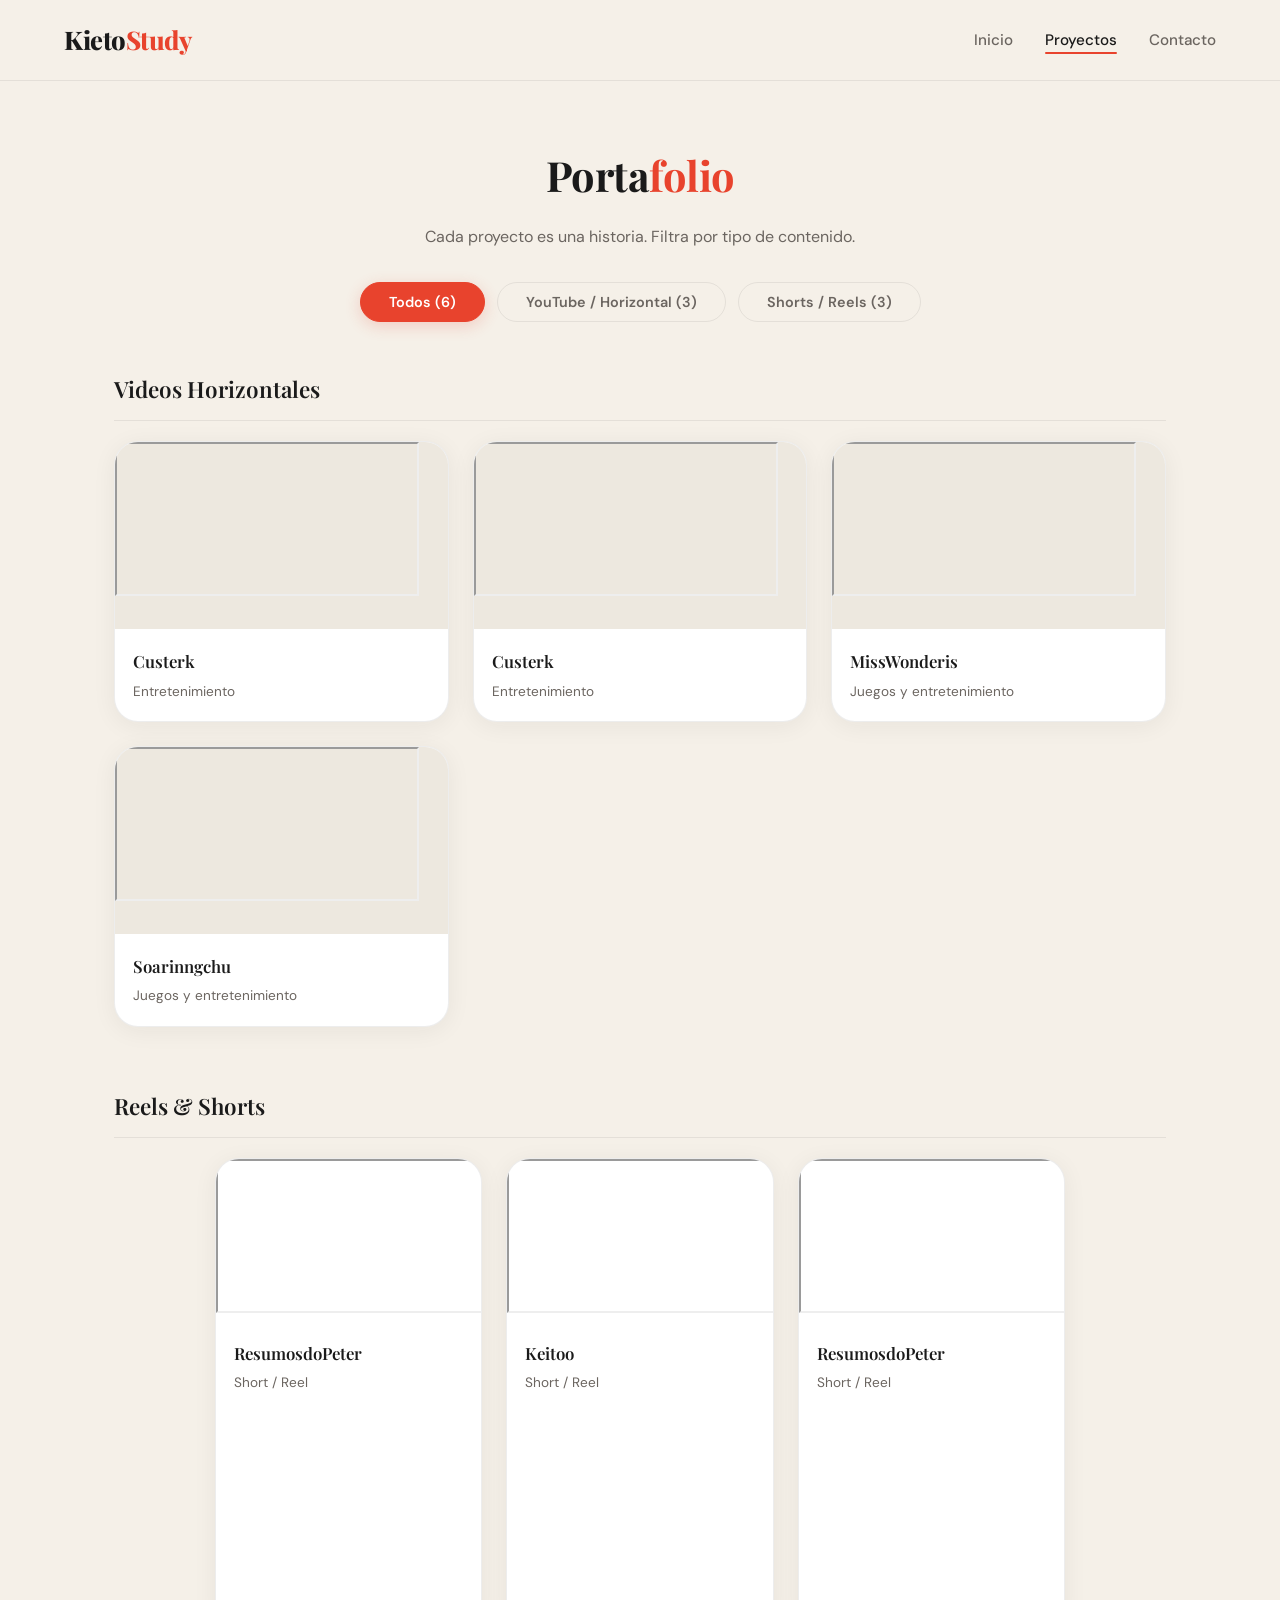
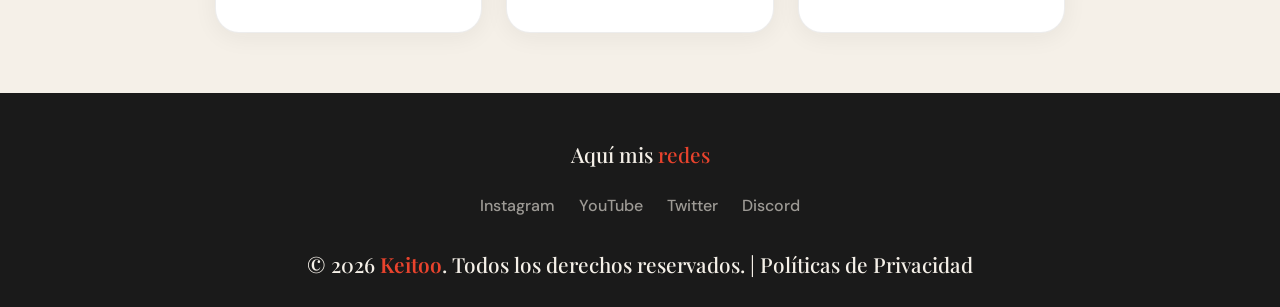
<file: proyectos/index.html>
<!DOCTYPE html>
<html lang="es">

<head>
    <meta charset="UTF-8">
    <meta name="viewport" content="width=device-width, initial-scale=1.0">
    <meta name="description" content="Proyectos de edición de video por Keitoo. Videos horizontales, Shorts y Reels.">
    <title>Proyectos | Keitoo</title>
    <link rel="stylesheet" href="../style.css">
</head>

<body>

    <header>
        <div class="nav-container">
            <div class="logo">Kieto<span>Study</span></div>
            <nav>
                <a href="../">Inicio</a>
                <a href="../proyectos/" class="active">Proyectos</a>
                <a href="../contacto/">Contacto</a>
            </nav>
        </div>
    </header>

    <main class="container">
        <h2 class="titulo-seccion">Porta<span>folio</span></h2>
        <p id="texto-filtro-descripcion">
            Cada proyecto es una historia. Filtra por tipo de contenido.
        </p>

        <div class="filtros-container">
            <button class="btn-filtro activo" onclick="filtrarProyectos('todos')">Todos <span>(6)</span></button>
            <button class="btn-filtro" onclick="filtrarProyectos('largo')">YouTube / Horizontal
                <span>(3)</span></button>
            <button class="btn-filtro" onclick="filtrarProyectos('corto')">Shorts / Reels <span>(3)</span></button>
        </div>

        <div id="seccion-largos" class="seccion-proyectos">
            <h3>Videos Horizontales</h3>
            <div class="portfolio-grid-small">

                <div class="video-card" data-video="aUsq66cv-Zo" data-tipo="largo" onclick="abrirModal(this)">
                    <div class="video-thumbnail">
                        <iframe src="https://www.youtube.com/embed/aUsq66cv-Zo?si=iuWMOdJK8LGBvPpS" title="Documental Corto" allow="accelerometer; encrypted-media; gyroscope; picture-in-picture" allowfullscreen></iframe>
                        <div class="click-overlay"></div>
                    </div>
                    <div class="video-info">
                        <h3>Custerk</h3>
                        <p>Entretenimiento</p>
                    </div>
                </div>

                <div class="video-card" data-video="7z-WV6h-s-M" data-tipo="largo" onclick="abrirModal(this)">
                    <div class="video-thumbnail">
                        <iframe src="https://www.youtube.com/embed/7z-WV6h-s-M?si=D6AiFseAU7RDHgzR" title="Campaña Comercial" allow="accelerometer; encrypted-media; gyroscope; picture-in-picture" allowfullscreen></iframe>
                        <div class="click-overlay"></div>
                    </div>
                    <div class="video-info">
                        <h3>Custerk</h3>
                        <p>Entretenimiento</p>
                    </div>
                </div>

                <div class="video-card" data-video="g8TpFy7Q_a4" data-tipo="largo" onclick="abrirModal(this)">
                    <div class="video-thumbnail">
                        <iframe src="https://www.youtube.com/embed/g8TpFy7Q_a4?si=WcsQGArInY-6WBPz" title="Videoclip Musical" allow="accelerometer; encrypted-media; gyroscope; picture-in-picture" allowfullscreen></iframe>
                        <div class="click-overlay"></div>
                    </div>
                    <div class="video-info">
                        <h3>MissWonderis</h3>
                        <p>Juegos y entretenimiento</p>
                    </div>
                </div>

                <div class="video-card" data-video="YOW6N4ztEwY" data-tipo="largo" onclick="abrirModal(this)">
                    <div class="video-thumbnail">
                        <iframe src="https://www.youtube.com/embed/YOW6N4ztEwY" title="Documental Corto" allow="accelerometer; encrypted-media; gyroscope; picture-in-picture" allowfullscreen></iframe>
                        <div class="click-overlay"></div>
                    </div>
                    <div class="video-info">
                        <h3>Soarinngchu</h3>
                        <p>Juegos y entretenimiento</p>
                    </div>
                </div>
            </div>
        </div>


        <div id="seccion-cortos" class="seccion-proyectos">
            <h3>Reels &amp; Shorts</h3>
            <div class="shorts-grid">

                <div class="short-card" data-video="jFP69qlorCk" data-tipo="corto" onclick="abrirModal(this)">
                    <div class="short-thumbnail">
                        <iframe src="https://www.youtube.com/embed/jFP69qlorCk" title="Short Kreysi" allow="accelerometer; encrypted-media; gyroscope; picture-in-picture" allowfullscreen></iframe>
                        <div class="click-overlay"></div>
                    </div>
                    <div class="video-info">
                        <h3>ResumosdoPeter</h3>
                        <p>Short / Reel</p>
                    </div>
                </div>

                <div class="short-card" data-video="H5xkfvYtDnc" data-tipo="corto" onclick="abrirModal(this)">
                    <div class="short-thumbnail">
                        <iframe src="https://www.youtube.com/embed/H5xkfvYtDnc" title="Short Keitoo" allow="accelerometer; encrypted-media; gyroscope; picture-in-picture" allowfullscreen></iframe>
                        <div class="click-overlay"></div>
                    </div>
                    <div class="video-info">
                        <h3>Keitoo</h3>
                        <p>Short / Reel</p>
                    </div>
                </div>

                

                <div class="short-card" data-video="G3e-cpL7ofc" data-tipo="corto" onclick="abrirModal(this)">
                    <div class="short-thumbnail">
                        <iframe src="https://youtube.com/embed/Q7a1ohNujF0" title="Short Challenger" allow="accelerometer; encrypted-media; gyroscope; picture-in-picture" allowfullscreen></iframe>
                        <div class="click-overlay"></div>
                    </div>
                    <div class="video-info">
                        <h3>ResumosdoPeter</h3>
                        <p>Short / Reel</p>
                    </div>
                </div>

            </div>
        </div>
    </main>

    <footer class="universal-footer">
        <div class="footer-content">
            <p>Aquí mis <span>redes</span></p>
            <div class="footer-socials">
                <a href="https://www.instagram.com/keitoo_tq/" target="_blank" title="Instagram">Instagram</a>
                <a href="https://www.youtube.com/@_Keitoo" target="_blank" title="YouTube">YouTube</a>
                <a href="https://x.com/keitoo__" target="_blank" title="Twitter">Twitter</a>
                <a href="https://discord.gg/qmnj5buH" target="_blank" title="Discord">Discord</a>
            </div>
            <p class="footer-copy">&copy; 2026 <span>Keitoo</span>. Todos los derechos reservados. | Políticas de
                Privacidad</p>
        </div>
    </footer>

    <!-- MODAL DE VIDEO -->
    <div class="modal-overlay" id="videoModal" onclick="cerrarModal(event)">
        <div class="modal-content" id="modalContent">
            <button class="cerrar-modal" onclick="cerrarModal(event)">&times;</button>
            <iframe id="iframeVideo" src="" allow="autoplay; fullscreen" allowfullscreen></iframe>
        </div>
    </div>

    <script>
        // Abrir video en modal flotante
        function abrirModal(elemento) {
            const modal = document.getElementById('videoModal');
            const iframe = document.getElementById('iframeVideo');
            const modalContent = document.getElementById('modalContent');

            const videoId = elemento.getAttribute('data-video');
            const tipo = elemento.getAttribute('data-tipo');

            if (tipo === 'corto') {
                modalContent.classList.add('formato-vertical');
            } else {
                modalContent.classList.remove('formato-vertical');
            }

            iframe.src = "https://www.youtube.com/embed/" + videoId + "?autoplay=1&rel=0";
            modal.classList.add('activo');
            document.body.style.overflow = 'hidden';
        }

        // Cerrar modal
        function cerrarModal(event) {
            if (event.target.id === 'videoModal' || event.target.className === 'cerrar-modal') {
                const modal = document.getElementById('videoModal');
                const iframe = document.getElementById('iframeVideo');

                modal.classList.remove('activo');
                setTimeout(() => {
                    iframe.src = "";
                    document.body.style.overflow = 'auto';
                }, 300);
            }
        }

        // Filtros de categoría
        function filtrarProyectos(categoria) {
            const botones = document.querySelectorAll('.btn-filtro');
            const secLargos = document.getElementById('seccion-largos');
            const secCortos = document.getElementById('seccion-cortos');

            botones.forEach(btn => btn.classList.remove('activo'));
            event.target.classList.add('activo');

            if (categoria === 'todos') {
                secLargos.style.display = 'block';
                secCortos.style.display = 'block';
            } else if (categoria === 'largo') {
                secLargos.style.display = 'block';
                secCortos.style.display = 'none';
            } else if (categoria === 'corto') {
                secLargos.style.display = 'none';
                secCortos.style.display = 'block';
            }
        }
    </script>
</body>

</html>
</file>
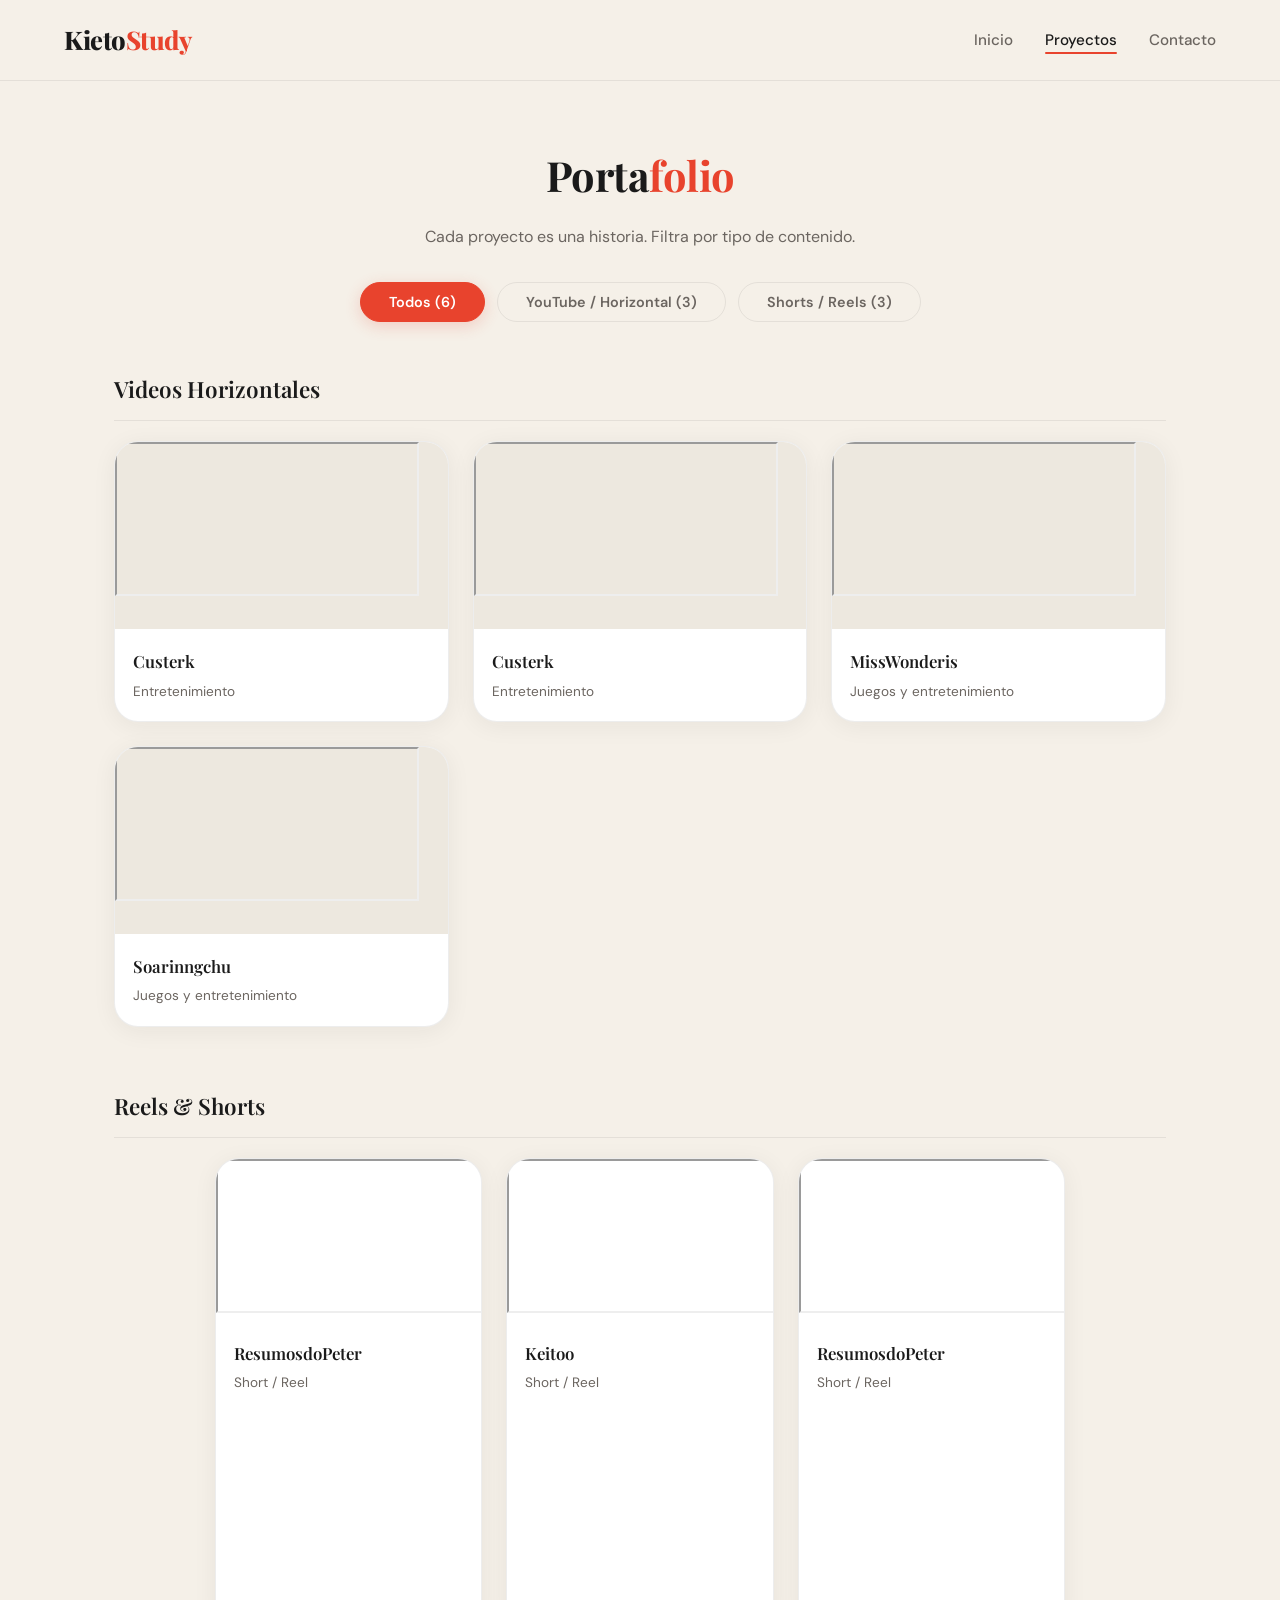
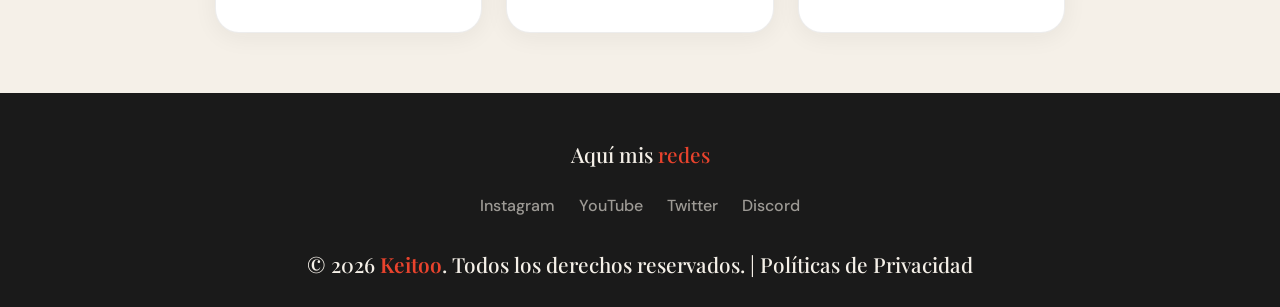
<file: proyectos.html>
<!DOCTYPE html>
<html lang="es">

<head>
    <meta charset="UTF-8">
    <meta name="viewport" content="width=device-width, initial-scale=1.0">
    <meta name="description" content="Proyectos de edición de video por Keitoo. Videos horizontales, Shorts y Reels.">
    <title>Proyectos | Keitoo</title>
    <link rel="stylesheet" href="style.css">
</head>

<body>

    <header>
        <div class="nav-container">
            <div class="logo">Kieto<span>Study</span></div>
            <nav>
                <a href="index.html">Inicio</a>
                <a href="proyectos.html" class="active">Proyectos</a>
                <a href="contacto.html">Contacto</a>
            </nav>
        </div>
    </header>

    <main class="container">
        <h2 class="titulo-seccion">Porta<span>folio</span></h2>
        <p id="texto-filtro-descripcion">
            Cada proyecto es una historia. Filtra por tipo de contenido.
        </p>

        <div class="filtros-container">
            <button class="btn-filtro activo" onclick="filtrarProyectos('todos')">Todos <span>(6)</span></button>
            <button class="btn-filtro" onclick="filtrarProyectos('largo')">YouTube / Horizontal
                <span>(3)</span></button>
            <button class="btn-filtro" onclick="filtrarProyectos('corto')">Shorts / Reels <span>(3)</span></button>
        </div>

        <div id="seccion-largos" class="seccion-proyectos">
            <h3>Videos Horizontales</h3>
            <div class="portfolio-grid-small">

                <div class="video-card" data-video="aUsq66cv-Zo" data-tipo="largo" onclick="abrirModal(this)">
                    <div class="video-thumbnail">
                        <iframe src="https://www.youtube.com/embed/aUsq66cv-Zo?si=iuWMOdJK8LGBvPpS" title="Documental Corto" allow="accelerometer; encrypted-media; gyroscope; picture-in-picture" allowfullscreen></iframe>
                        <div class="click-overlay"></div>
                    </div>
                    <div class="video-info">
                        <h3>Custerk</h3>
                        <p>Entretenimiento</p>
                    </div>
                </div>

                <div class="video-card" data-video="7z-WV6h-s-M" data-tipo="largo" onclick="abrirModal(this)">
                    <div class="video-thumbnail">
                        <iframe src="https://www.youtube.com/embed/7z-WV6h-s-M?si=D6AiFseAU7RDHgzR" title="Campaña Comercial" allow="accelerometer; encrypted-media; gyroscope; picture-in-picture" allowfullscreen></iframe>
                        <div class="click-overlay"></div>
                    </div>
                    <div class="video-info">
                        <h3>Custerk</h3>
                        <p>Entretenimiento</p>
                    </div>
                </div>

                <div class="video-card" data-video="g8TpFy7Q_a4" data-tipo="largo" onclick="abrirModal(this)">
                    <div class="video-thumbnail">
                        <iframe src="https://www.youtube.com/embed/g8TpFy7Q_a4?si=WcsQGArInY-6WBPz" title="Videoclip Musical" allow="accelerometer; encrypted-media; gyroscope; picture-in-picture" allowfullscreen></iframe>
                        <div class="click-overlay"></div>
                    </div>
                    <div class="video-info">
                        <h3>MissWonderis</h3>
                        <p>Juegos y entretenimiento</p>
                    </div>
                </div>

                <div class="video-card" data-video="YOW6N4ztEwY" data-tipo="largo" onclick="abrirModal(this)">
                    <div class="video-thumbnail">
                        <iframe src="https://www.youtube.com/embed/YOW6N4ztEwY" title="Documental Corto" allow="accelerometer; encrypted-media; gyroscope; picture-in-picture" allowfullscreen></iframe>
                        <div class="click-overlay"></div>
                    </div>
                    <div class="video-info">
                        <h3>Soarinngchu</h3>
                        <p>Juegos y entretenimiento</p>
                    </div>
                </div>
            </div>
        </div>


        <div id="seccion-cortos" class="seccion-proyectos">
            <h3>Reels &amp; Shorts</h3>
            <div class="shorts-grid">

                <div class="short-card" data-video="jFP69qlorCk" data-tipo="corto" onclick="abrirModal(this)">
                    <div class="short-thumbnail">
                        <iframe src="https://www.youtube.com/embed/jFP69qlorCk" title="Short Kreysi" allow="accelerometer; encrypted-media; gyroscope; picture-in-picture" allowfullscreen></iframe>
                        <div class="click-overlay"></div>
                    </div>
                    <div class="video-info">
                        <h3>ResumosdoPeter</h3>
                        <p>Short / Reel</p>
                    </div>
                </div>

                <div class="short-card" data-video="H5xkfvYtDnc" data-tipo="corto" onclick="abrirModal(this)">
                    <div class="short-thumbnail">
                        <iframe src="https://www.youtube.com/embed/H5xkfvYtDnc" title="Short Keitoo" allow="accelerometer; encrypted-media; gyroscope; picture-in-picture" allowfullscreen></iframe>
                        <div class="click-overlay"></div>
                    </div>
                    <div class="video-info">
                        <h3>Keitoo</h3>
                        <p>Short / Reel</p>
                    </div>
                </div>

                

                <div class="short-card" data-video="G3e-cpL7ofc" data-tipo="corto" onclick="abrirModal(this)">
                    <div class="short-thumbnail">
                        <iframe src="https://youtube.com/embed/Q7a1ohNujF0" title="Short Challenger" allow="accelerometer; encrypted-media; gyroscope; picture-in-picture" allowfullscreen></iframe>
                        <div class="click-overlay"></div>
                    </div>
                    <div class="video-info">
                        <h3>ResumosdoPeter</h3>
                        <p>Short / Reel</p>
                    </div>
                </div>

            </div>
        </div>
    </main>

    <footer class="universal-footer">
        <div class="footer-content">
            <p>Aquí mis <span>redes</span></p>
            <div class="footer-socials">
                <a href="https://www.instagram.com/keitoo_tq/" target="_blank" title="Instagram">Instagram</a>
                <a href="https://www.youtube.com/@_Keitoo" target="_blank" title="YouTube">YouTube</a>
                <a href="https://x.com/keitoo__" target="_blank" title="Twitter">Twitter</a>
                <a href="https://discord.gg/qmnj5buH" target="_blank" title="Discord">Discord</a>
            </div>
            <p class="footer-copy">&copy; 2026 <span>Keitoo</span>. Todos los derechos reservados. | Políticas de
                Privacidad</p>
        </div>
    </footer>

    <!-- MODAL DE VIDEO -->
    <div class="modal-overlay" id="videoModal" onclick="cerrarModal(event)">
        <div class="modal-content" id="modalContent">
            <button class="cerrar-modal" onclick="cerrarModal(event)">&times;</button>
            <iframe id="iframeVideo" src="" allow="autoplay; fullscreen" allowfullscreen></iframe>
        </div>
    </div>

    <script>
        // Abrir video en modal flotante
        function abrirModal(elemento) {
            const modal = document.getElementById('videoModal');
            const iframe = document.getElementById('iframeVideo');
            const modalContent = document.getElementById('modalContent');

            const videoId = elemento.getAttribute('data-video');
            const tipo = elemento.getAttribute('data-tipo');

            if (tipo === 'corto') {
                modalContent.classList.add('formato-vertical');
            } else {
                modalContent.classList.remove('formato-vertical');
            }

            iframe.src = "https://www.youtube.com/embed/" + videoId + "?autoplay=1&rel=0";
            modal.classList.add('activo');
            document.body.style.overflow = 'hidden';
        }

        // Cerrar modal
        function cerrarModal(event) {
            if (event.target.id === 'videoModal' || event.target.className === 'cerrar-modal') {
                const modal = document.getElementById('videoModal');
                const iframe = document.getElementById('iframeVideo');

                modal.classList.remove('activo');
                setTimeout(() => {
                    iframe.src = "";
                    document.body.style.overflow = 'auto';
                }, 300);
            }
        }

        // Filtros de categoría
        function filtrarProyectos(categoria) {
            const botones = document.querySelectorAll('.btn-filtro');
            const secLargos = document.getElementById('seccion-largos');
            const secCortos = document.getElementById('seccion-cortos');

            botones.forEach(btn => btn.classList.remove('activo'));
            event.target.classList.add('activo');

            if (categoria === 'todos') {
                secLargos.style.display = 'block';
                secCortos.style.display = 'block';
            } else if (categoria === 'largo') {
                secLargos.style.display = 'block';
                secCortos.style.display = 'none';
            } else if (categoria === 'corto') {
                secLargos.style.display = 'none';
                secCortos.style.display = 'block';
            }
        }
    </script>
</body>

</html>
</file>
<file: style.css>
/* ==============================================
   VARIABLES GLOBALES - PALETA CREMA PREMIUM
   ============================================== */
@import url('https://fonts.googleapis.com/css2?family=Playfair+Display:ital,wght@0,400;0,600;0,700;0,800;0,900;1,400&family=DM+Sans:ital,wght@0,300;0,400;0,500;0,600;0,700&display=swap');

:root {
    --fondo-principal: #F5F0E8;
    --fondo-tarjeta: #FFFFFF;
    --fondo-tarjeta-alt: #EDE8DF;
    --texto-principal: #1A1A1A;
    --texto-secundario: #6B6560;
    --acento-rojo: #E8432D;
    --acento-dorado: #C9A84C;
    --acento-rojo-suave: rgba(232, 67, 45, 0.08);
    --acento-dorado-suave: rgba(201, 168, 76, 0.10);
    --borde-sutil: rgba(26, 26, 26, 0.08);
    --sombra-suave: 0 4px 24px rgba(26, 26, 26, 0.06);
    --sombra-elevada: 0 12px 40px rgba(26, 26, 26, 0.10);
    --radio-grande: 24px;
    --radio-medio: 16px;
    --radio-boton: 50px;
    --transicion: all 0.35s cubic-bezier(0.25, 0.8, 0.25, 1);
    --fuente-display: 'Playfair Display', Georgia, serif;
    --fuente-cuerpo: 'DM Sans', 'Segoe UI', sans-serif;
}

/* ==============================================
   RESET Y BASE
   ============================================== */
* {
    margin: 0;
    padding: 0;
    box-sizing: border-box;
}

html {
    scroll-behavior: smooth;
}

body {
    background-color: var(--fondo-principal);
    color: var(--texto-principal);
    font-family: var(--fuente-cuerpo);
    line-height: 1.7;
    padding-top: 80px;
    overflow-x: hidden;
    -webkit-font-smoothing: antialiased;
}

img {
    max-width: 100%;
    display: block;
}

a {
    text-decoration: none;
    color: inherit;
}

/* ==============================================
   NAVEGACIÓN - MENÚ SUPERIOR
   ============================================== */
header {
    background-color: rgba(245, 240, 232, 0.85);
    backdrop-filter: blur(20px);
    -webkit-backdrop-filter: blur(20px);
    border-bottom: 1px solid var(--borde-sutil);
    position: fixed;
    top: 0;
    width: 100%;
    z-index: 1000;
}

.nav-container {
    max-width: 1200px;
    margin: 0 auto;
    display: flex;
    justify-content: space-between;
    align-items: center;
    padding: 18px 24px;
}

.logo {
    font-family: var(--fuente-display);
    font-size: 1.6rem;
    font-weight: 800;
    color: var(--texto-principal);
    letter-spacing: -0.5px;
}

.logo span {
    color: var(--acento-rojo);
}

nav a {
    color: var(--texto-secundario);
    text-decoration: none;
    margin-left: 28px;
    font-weight: 500;
    font-size: 0.95rem;
    transition: var(--transicion);
    position: relative;
}

nav a::after {
    content: '';
    position: absolute;
    bottom: -4px;
    left: 0;
    width: 0;
    height: 2px;
    background: var(--acento-rojo);
    border-radius: 2px;
    transition: width 0.3s ease;
}

nav a:hover::after,
nav a.active::after {
    width: 100%;
}

nav a:hover,
nav a.active {
    color: var(--texto-principal);
}

/* ==============================================
   BOTÓN PRINCIPAL
   ============================================== */
.btn-glow {
    display: inline-block;
    padding: 14px 36px;
    background: var(--acento-rojo);
    color: #FFFFFF;
    border: 2px solid var(--acento-rojo);
    border-radius: var(--radio-boton);
    font-family: var(--fuente-cuerpo);
    font-weight: 600;
    font-size: 0.95rem;
    text-decoration: none;
    text-transform: none;
    letter-spacing: 0.3px;
    box-shadow: 0 4px 16px rgba(232, 67, 45, 0.20);
    transition: var(--transicion);
    cursor: pointer;
}

.btn-glow:hover {
    background: #D13A25;
    border-color: #D13A25;
    color: #FFFFFF;
    transform: translateY(-2px);
    box-shadow: 0 8px 28px rgba(232, 67, 45, 0.30);
}

/* ==============================================
   CONTENEDOR GENERAL
   ============================================== */
.container {
    max-width: 1100px;
    margin: 60px auto;
    padding: 0 24px;
}

/* ==============================================
   TÍTULOS DE SECCIÓN
   ============================================== */
.titulo-seccion {
    font-family: var(--fuente-display);
    font-size: 2.6rem;
    font-weight: 700;
    text-transform: none;
    margin-bottom: 40px;
    text-align: center;
    color: var(--texto-principal);
    letter-spacing: -0.5px;
}

.titulo-seccion span {
    color: var(--acento-rojo);
}

/* ==============================================
   HERO - SECCIÓN PRINCIPAL (INDEX)
   ============================================== */
.seccion-hero {
    position: relative;
    min-height: auto;
    padding: 80px 24px 60px;
    display: flex;
    flex-direction: column;
    align-items: center;
    text-align: center;
    overflow: hidden;
}

.hero-fondo-decorativo {
    position: absolute;
    top: -120px;
    right: -200px;
    width: 600px;
    height: 600px;
    background: radial-gradient(circle, rgba(232, 67, 45, 0.06) 0%, transparent 70%);
    border-radius: 50%;
    pointer-events: none;
    z-index: 0;
}

.hero-titulo-grande {
    font-family: var(--fuente-display);
    font-size: 5rem;
    font-weight: 900;
    line-height: 1.05;
    color: var(--texto-principal);
    margin-bottom: 8px;
    position: relative;
    z-index: 1;
}

.hero-titulo-grande .acento-rojo {
    color: var(--acento-rojo);
}

.hero-subtitulo-editorial {
    font-family: var(--fuente-display);
    font-size: 1.6rem;
    font-weight: 400;
    font-style: italic;
    color: var(--texto-secundario);
    margin-bottom: 40px;
    position: relative;
    z-index: 1;
}

/* ==============================================
   SOBRE MÍ COMPACTO (DENTRO DEL HERO - INDEX)
   ============================================== */
.bloque-presentacion {
    display: flex;
    gap: 48px;
    align-items: flex-start;
    max-width: 960px;
    width: 100%;
    margin: 0 auto 50px;
    text-align: left;
    position: relative;
    z-index: 1;
}

.presentacion-texto {
    flex: 1;
}

.presentacion-saludo {
    font-family: var(--fuente-display);
    font-size: 1.8rem;
    font-weight: 700;
    color: var(--texto-principal);
    margin-bottom: 12px;
}

.presentacion-descripcion {
    font-size: 1.05rem;
    color: var(--texto-secundario);
    line-height: 1.8;
    margin-bottom: 32px;
}

/* ==============================================
   SISTEMA DE SKILLS (BARRAS DE HABILIDADES)
   ============================================== */
.habilidades-contenedor {
    display: flex;
    flex-direction: column;
    gap: 20px;
    max-width: 480px;
}

.habilidad-item {
    display: flex;
    align-items: center;
    gap: 16px;
}

.habilidad-icono {
    width: 48px;
    height: 48px;
    border-radius: var(--radio-medio);
    display: flex;
    align-items: center;
    justify-content: center;
    font-family: var(--fuente-display);
    font-size: 1.1rem;
    font-weight: 800;
    flex-shrink: 0;
    color: #FFFFFF;
}

.habilidad-icono.icono-pr {
    background: linear-gradient(135deg, #00005B, #9999FF);
}

.habilidad-icono.icono-ae {
    background: linear-gradient(135deg, #00005B, #9999FF);
}

.habilidad-icono.icono-ps {
    background: linear-gradient(135deg, #001E36, #31A8FF);
}

.habilidad-info {
    flex: 1;
}

.habilidad-nombre-fila {
    display: flex;
    justify-content: space-between;
    margin-bottom: 6px;
}

.habilidad-nombre {
    font-weight: 600;
    font-size: 0.9rem;
    color: var(--texto-principal);
}

.habilidad-porcentaje {
    font-weight: 700;
    font-size: 0.85rem;
    color: var(--acento-rojo);
}

.habilidad-barra-fondo {
    width: 100%;
    height: 6px;
    background: var(--fondo-tarjeta-alt);
    border-radius: 10px;
    overflow: hidden;
}

.habilidad-barra-progreso {
    height: 100%;
    border-radius: 10px;
    width: 0;
    transition: width 1.5s cubic-bezier(0.1, 1, 0.1, 1);
}

.habilidad-barra-progreso.barra-pr {
    background: linear-gradient(90deg, #E8432D, #C9A84C);
}

.habilidad-barra-progreso.barra-ae {
    background: linear-gradient(90deg, #C9A84C, #E8432D);
}

.habilidad-barra-progreso.barra-ps {
    background: linear-gradient(90deg, #31A8FF, #001E36);
}

/* ==============================================
   VIDEO DE PRESENTACIÓN EMBEBIDO
   ============================================== */
.video-presentacion {
    margin-top: 16px;
    width: 100%;
    max-width: 800px;
    aspect-ratio: 16/9;
    border-radius: var(--radio-grande);
    overflow: hidden;
    box-shadow: var(--sombra-elevada);
    border: 1px solid var(--borde-sutil);
    z-index: 1;
    position: relative;
    transition: var(--transicion);
}

.video-presentacion:hover {
    box-shadow: 0 16px 48px rgba(26, 26, 26, 0.14);
    transform: translateY(-4px);
}

.video-presentacion iframe {
    width: 100%;
    height: 100%;
    border: none;
}

/* ==============================================
   CARRUSEL DE TESTIMONIOS (CLIENTES)
   ============================================== */
.carousel-wrapper {
    width: 100vw;
    position: relative;
    left: 50%;
    right: 50%;
    margin-left: -50vw;
    margin-right: -50vw;
    overflow: hidden;
    background-color: var(--fondo-tarjeta);
    padding: 48px 0;
    border-top: 1px solid var(--borde-sutil);
    border-bottom: 1px solid var(--borde-sutil);
    margin-bottom: 60px;
}

.carousel-track {
    display: flex;
    gap: 28px;
    width: max-content;
    animation: desplazarCarrusel 32s linear infinite;
}

.testimonio-card {
    width: 320px;
    background-color: var(--fondo-principal);
    border: 1px solid var(--borde-sutil);
    border-radius: var(--radio-grande);
    padding: 28px;
    display: flex;
    flex-direction: column;
    gap: 16px;
    transition: var(--transicion);
}

.testimonio-card:hover {
    box-shadow: var(--sombra-suave);
    transform: translateY(-2px);
}

.perfil-testimonio {
    display: flex;
    align-items: center;
    gap: 14px;
}

.perfil-testimonio img {
    width: 48px;
    height: 48px;
    border-radius: 50%;
    object-fit: cover;
    border: 2px solid var(--acento-dorado);
}

.perfil-info h4 {
    font-size: 0.95rem;
    color: var(--texto-principal);
    font-weight: 600;
}

.perfil-info span {
    font-size: 0.8rem;
    color: var(--acento-rojo);
    font-weight: 500;
}

.comentario {
    font-size: 0.9rem;
    color: var(--texto-secundario);
    font-style: italic;
    line-height: 1.6;
}

@keyframes desplazarCarrusel {
    0% { transform: translateX(0); }
    100% { transform: translateX(calc(-350px * 5)); }
}

/* ==============================================
   SECCIÓN DE PROGRAMAS (INDEX)
   ============================================== */
.clientes-section {
    margin-top: 60px;
    margin-bottom: 80px;
}

.clientes-grid {
    display: flex;
    justify-content: center;
    gap: 20px;
    flex-wrap: wrap;
}

.cliente-item {
    display: flex;
    align-items: center;
    justify-content: center;
    gap: 12px;
    width: 220px;
    height: 80px;
    background-color: var(--fondo-tarjeta);
    border-radius: var(--radio-grande);
    border: 1px solid var(--borde-sutil);
    text-decoration: none;
    color: var(--texto-secundario);
    font-weight: 600;
    font-size: 1rem;
    transition: var(--transicion);
    box-shadow: var(--sombra-suave);
}

.cliente-item:hover {
    border-color: var(--acento-dorado);
    color: var(--texto-principal);
    box-shadow: var(--sombra-elevada);
    transform: translateY(-3px);
}

.cliente-nombre {
    font-weight: 600;
    color: var(--texto-secundario);
}

.cliente-item:hover .cliente-nombre {
    color: var(--texto-principal);
}

/* ==============================================
   PROYECTOS - FILTROS
   ============================================== */
.filtros-container {
    display: flex;
    justify-content: center;
    gap: 12px;
    margin-bottom: 48px;
    flex-wrap: wrap;
}

.btn-filtro {
    background: transparent;
    color: var(--texto-secundario);
    border: 1px solid var(--borde-sutil);
    padding: 10px 28px;
    border-radius: var(--radio-boton);
    font-family: var(--fuente-cuerpo);
    font-size: 0.9rem;
    font-weight: 600;
    cursor: pointer;
    transition: var(--transicion);
}

.btn-filtro:hover,
.btn-filtro.activo {
    background: var(--acento-rojo);
    color: #FFFFFF;
    border-color: var(--acento-rojo);
    box-shadow: 0 4px 16px rgba(232, 67, 45, 0.20);
}

/* ==============================================
   PROYECTOS - VIDEOS HORIZONTALES
   ============================================== */
.seccion-proyectos h3 {
    color: var(--texto-principal);
    margin-bottom: 20px;
    font-family: var(--fuente-display);
    font-size: 1.4rem;
    border-bottom: 1px solid var(--borde-sutil);
    padding-bottom: 12px;
    font-weight: 600;
}

.portfolio-grid-small {
    display: grid;
    grid-template-columns: repeat(auto-fit, minmax(260px, 1fr));
    gap: 24px;
    margin-bottom: 60px;
}

.video-card {
    background-color: var(--fondo-tarjeta);
    border-radius: var(--radio-grande);
    border: 1px solid var(--borde-sutil);
    overflow: hidden;
    transition: var(--transicion);
    box-shadow: var(--sombra-suave);
}

.video-card:hover {
    transform: translateY(-4px);
    border-color: var(--acento-dorado);
    box-shadow: var(--sombra-elevada);
}

.video-thumbnail {
    width: 100%;
    aspect-ratio: 16/9;
    background-color: var(--fondo-tarjeta-alt);
    overflow: hidden;
    position: relative;
}

.video-thumbnail img {
    width: 100%;
    height: 100%;
    object-fit: cover;
    transition: var(--transicion);
}

.video-info {
    padding: 18px;
}

.video-info h3 {
    font-family: var(--fuente-display);
    font-size: 1.05rem;
    margin-bottom: 4px;
    font-weight: 600;
    color: var(--texto-principal);
    border: none;
    padding-bottom: 0;
}

.video-info p {
    font-size: 0.85rem;
    color: var(--texto-secundario);
}

/* ==============================================
   PROYECTOS - VIDEOS VERTICALES (SHORTS/REELS)
   ============================================== */
.shorts-grid {
    display: grid;
    grid-template-columns: repeat(3, 1fr);
    gap: 24px;
    max-width: 850px;
    margin: 0 auto;
}

.short-card {
    width: 100%;
    aspect-ratio: 9/16;
    background-color: var(--fondo-tarjeta);
    border-radius: var(--radio-grande);
    overflow: hidden;
    position: relative;
    box-shadow: var(--sombra-suave);
    border: 1px solid var(--borde-sutil);
    transition: var(--transicion);
}

.short-card img {
    width: 100%;
    height: 100%;
    object-fit: cover;
    transition: var(--transicion);
}

.short-card:hover {
    transform: translateY(-4px);
    box-shadow: var(--sombra-elevada);
    border-color: var(--acento-dorado);
}

.short-card:hover img {
    transform: scale(1.04);
    filter: brightness(0.8);
}

/* Nombre del creador en shorts */
.nombre-short {
    position: absolute;
    bottom: 0;
    left: 0;
    right: 0;
    padding: 20px 16px 16px;
    background: linear-gradient(to top, rgba(26, 26, 26, 0.85), transparent);
    z-index: 5;
}

.nombre-short span {
    color: #FFFFFF;
    font-weight: 600;
    font-size: 0.95rem;
}

@media (max-width: 768px) {
    .shorts-grid {
        grid-template-columns: repeat(2, 1fr);
        max-width: 500px;
    }
}

@media (max-width: 480px) {
    .shorts-grid {
        grid-template-columns: 1fr;
        max-width: 280px;
    }
}

/* ==============================================
   ÍCONO PLAY Y OVERLAY
   ============================================== */
.video-card,
.short-card {
    cursor: pointer;
    position: relative;
}

.play-icon {
    position: absolute;
    top: 50%;
    left: 50%;
    transform: translate(-50%, -50%) scale(0.8);
    font-size: 3rem;
    color: rgba(255, 255, 255, 0.9);
    opacity: 0;
    transition: var(--transicion);
    pointer-events: none;
    z-index: 10;
    text-shadow: 0 2px 12px rgba(0,0,0,0.4);
}

.video-thumbnail::after,
.short-card::after {
    content: '';
    position: absolute;
    top: 0;
    left: 0;
    width: 100%;
    height: 100%;
    background: rgba(26, 26, 26, 0.35);
    opacity: 0;
    transition: var(--transicion);
    border-radius: inherit;
}

.video-card:hover .video-thumbnail::after,
.short-card:hover::after {
    opacity: 1;
}

.video-card:hover .play-icon,
.short-card:hover .play-icon {
    opacity: 1;
    transform: translate(-50%, -50%) scale(1);
    color: #FFFFFF;
}

/* ==============================================
   MODAL DE VIDEO FLOTANTE
   ============================================== */
.modal-overlay {
    position: fixed;
    top: 0;
    left: 0;
    width: 100%;
    height: 100%;
    background: rgba(26, 26, 26, 0.85);
    backdrop-filter: blur(16px);
    -webkit-backdrop-filter: blur(16px);
    z-index: 2000;
    display: flex;
    justify-content: center;
    align-items: center;
    opacity: 0;
    visibility: hidden;
    transition: all 0.4s ease;
}

.modal-overlay.activo {
    opacity: 1;
    visibility: visible;
}

.modal-content {
    position: relative;
    width: 90%;
    max-width: 900px;
    aspect-ratio: 16/9;
    background: #1A1A1A;
    border-radius: var(--radio-grande);
    box-shadow: 0 20px 60px rgba(0, 0, 0, 0.5);
    transform: scale(0.95) translateY(20px);
    transition: all 0.4s ease;
}

.modal-overlay.activo .modal-content {
    transform: scale(1) translateY(0);
}

.modal-content.formato-vertical {
    max-width: 400px;
    aspect-ratio: 9/16;
}

.modal-content iframe {
    width: 100%;
    height: 100%;
    border: none;
    border-radius: var(--radio-grande);
}

.cerrar-modal {
    position: absolute;
    top: -48px;
    right: 0;
    color: #FFFFFF;
    font-size: 2.5rem;
    line-height: 1;
    cursor: pointer;
    transition: var(--transicion);
    background: transparent;
    border: none;
}

.cerrar-modal:hover {
    color: var(--acento-rojo);
    transform: scale(1.15);
}

/* ==============================================
   CONTACTO
   ============================================== */
.contacto-wrapper {
    display: grid;
    grid-template-columns: 1fr 1fr;
    gap: 40px;
    background-color: var(--fondo-tarjeta);
    border-radius: var(--radio-grande);
    border: 1px solid var(--borde-sutil);
    padding: 44px;
    box-shadow: var(--sombra-elevada);
}

.contacto-info h3 {
    margin-bottom: 20px;
    color: var(--acento-rojo);
    font-family: var(--fuente-display);
    font-weight: 600;
}

.contacto-info p {
    margin-bottom: 30px;
    color: var(--texto-secundario);
}

.redes-lista {
    display: flex;
    flex-direction: column;
    gap: 16px;
}

.red-item {
    display: flex;
    align-items: center;
    gap: 16px;
    padding: 14px;
    background-color: var(--fondo-principal);
    border-radius: var(--radio-medio);
    border: 1px solid var(--borde-sutil);
    transition: var(--transicion);
    text-decoration: none;
}

.red-item:hover {
    border-color: var(--acento-dorado);
    background-color: var(--acento-dorado-suave);
    transform: translateX(4px);
}

.red-icon {
    font-size: 1.5rem;
}

.red-texto {
    display: flex;
    flex-direction: column;
}

.red-texto strong {
    color: var(--texto-principal);
    font-size: 0.95rem;
}

.red-texto span {
    color: var(--texto-secundario);
    font-size: 0.8rem;
}

.form-group {
    margin-bottom: 18px;
}

.form-control {
    width: 100%;
    padding: 14px 18px;
    background-color: var(--fondo-principal);
    border: 1px solid var(--borde-sutil);
    border-radius: var(--radio-medio);
    color: var(--texto-principal);
    font-family: var(--fuente-cuerpo);
    font-size: 0.95rem;
    transition: var(--transicion);
}

.form-control:focus {
    outline: none;
    border-color: var(--acento-rojo);
    box-shadow: 0 0 0 3px rgba(232, 67, 45, 0.08);
}

.form-control::placeholder {
    color: var(--texto-secundario);
    opacity: 0.7;
}

/* ==============================================
   PIE DE PÁGINA (FOOTER)
   ============================================== */
.universal-footer {
    background-color: var(--texto-principal);
    padding: 44px 24px 24px;
    text-align: center;
    border-top: none;
    margin-top: auto;
}

.footer-content {
    display: flex;
    flex-direction: column;
    align-items: center;
    gap: 20px;
}

.footer-content > p {
    font-size: 1.3rem;
    font-weight: 500;
    color: #F5F0E8;
    font-family: var(--fuente-display);
}

.footer-content > p span {
    color: var(--acento-rojo);
}

.footer-socials {
    display: flex;
    gap: 24px;
}

.footer-socials a {
    color: rgba(245, 240, 232, 0.6);
    font-size: 1rem;
    text-decoration: none;
    font-weight: 500;
    transition: var(--transicion);
}

.footer-socials a:hover {
    color: var(--acento-dorado);
    transform: translateY(-2px);
}

.footer-copy {
    color: rgba(245, 240, 232, 0.4);
    font-size: 0.85rem;
    margin-top: 8px;
}

.footer-copy span {
    color: var(--acento-rojo);
    font-weight: 600;
}

/* ==============================================
   SOBRE MÍ - VIDEO DE FONDO
   ============================================== */
.sobremi-bg-video {
    position: fixed;
    top: 0;
    left: 0;
    width: 100%;
    height: 100%;
    object-fit: cover;
    z-index: -2;
    opacity: 0.15;
    filter: brightness(1.2) saturate(0.3);
}

.sobremi-overlay {
    position: fixed;
    top: 0;
    left: 0;
    width: 100%;
    height: 100%;
    background: radial-gradient(circle at center, rgba(245, 240, 232, 0.75) 0%, rgba(245, 240, 232, 0.95) 100%);
    z-index: -1;
}

/* ==============================================
   SOBRE MÍ - STATS / CONTADORES
   ============================================== */
.stats-grid {
    display: grid;
    grid-template-columns: repeat(auto-fit, minmax(200px, 1fr));
    gap: 20px;
    margin: 40px 0 60px;
}

.stat-item {
    background: var(--fondo-tarjeta);
    border: 1px solid var(--borde-sutil);
    border-radius: var(--radio-grande);
    padding: 32px 20px;
    text-align: center;
    transition: var(--transicion);
    box-shadow: var(--sombra-suave);
}

.stat-item:hover {
    border-color: var(--acento-dorado);
    box-shadow: var(--sombra-elevada);
    transform: translateY(-3px);
}

.stat-numero {
    font-family: var(--fuente-display);
    font-size: 2.8rem;
    font-weight: 800;
    color: var(--texto-principal);
    margin-bottom: 4px;
}

.stat-label {
    color: var(--texto-secundario);
    font-size: 0.9rem;
    text-transform: uppercase;
    letter-spacing: 1px;
    font-weight: 500;
}

/* ==============================================
   SOBRE MÍ - SKILLS (BARRAS)
   ============================================== */
.skill-bar-container {
    margin-bottom: 20px;
}

.skill-bar-info {
    display: flex;
    justify-content: space-between;
    color: var(--texto-principal);
    font-size: 0.9rem;
    margin-bottom: 8px;
    font-weight: 500;
}

.skill-bar-bg {
    width: 100%;
    height: 6px;
    background: var(--fondo-tarjeta-alt);
    border-radius: 10px;
    overflow: hidden;
    border: none;
}

.skill-bar-progress {
    height: 100%;
    background: linear-gradient(90deg, var(--acento-rojo), var(--acento-dorado));
    border-radius: 10px;
    width: 0;
    transition: width 1.5s cubic-bezier(0.1, 1, 0.1, 1);
}

/* ==============================================
   SOBRE MÍ - BADGE DE ESTADO
   ============================================== */
.status-badge {
    display: inline-flex;
    align-items: center;
    gap: 10px;
    background: var(--acento-rojo-suave);
    border: 1px solid var(--acento-rojo);
    padding: 6px 18px;
    border-radius: var(--radio-boton);
    color: var(--acento-rojo);
    font-size: 0.8rem;
    font-weight: 700;
    text-transform: uppercase;
    letter-spacing: 1px;
    margin-bottom: 20px;
}

.pulse-dot {
    width: 8px;
    height: 8px;
    background-color: var(--acento-rojo);
    border-radius: 50%;
    animation: pulsoActivo 1.6s infinite;
}

@keyframes pulsoActivo {
    0% { transform: scale(0.95); box-shadow: 0 0 0 0 rgba(232, 67, 45, 0.6); }
    70% { transform: scale(1); box-shadow: 0 0 0 8px rgba(232, 67, 45, 0); }
    100% { transform: scale(0.95); box-shadow: 0 0 0 0 rgba(232, 67, 45, 0); }
}

/* ==============================================
   SOBRE MÍ - WORKFLOW / TIMELINE
   ============================================== */
.workflow-timeline {
    display: flex;
    flex-direction: column;
    gap: 24px;
    margin-top: 40px;
}

.workflow-step {
    background: var(--fondo-tarjeta);
    border-left: 3px solid var(--acento-rojo);
    padding: 24px 28px;
    border-radius: 0 var(--radio-medio) var(--radio-medio) 0;
    box-shadow: var(--sombra-suave);
}

.step-num {
    color: var(--acento-rojo);
    font-weight: 700;
    font-size: 0.8rem;
    text-transform: uppercase;
    letter-spacing: 2px;
}

.workflow-step h4 {
    color: var(--texto-principal);
    font-family: var(--fuente-display);
    font-size: 1.2rem;
    margin: 8px 0 10px;
}

.software-flex {
    display: flex;
    gap: 10px;
    flex-wrap: wrap;
    margin-top: 12px;
}

.soft-badge {
    background: var(--fondo-tarjeta-alt);
    border: 1px solid var(--borde-sutil);
    padding: 6px 16px;
    border-radius: var(--radio-boton);
    color: var(--texto-principal);
    font-size: 0.85rem;
    font-weight: 500;
}

/* ==============================================
   SOBRE MÍ - GARANTÍAS
   ============================================== */
.garantias-grid {
    display: grid;
    grid-template-columns: repeat(auto-fit, minmax(250px, 1fr));
    gap: 20px;
    margin-top: 40px;
}

.garantia-card {
    background: var(--fondo-tarjeta);
    border: 1px solid var(--borde-sutil);
    padding: 28px;
    border-radius: var(--radio-grande);
    transition: var(--transicion);
    box-shadow: var(--sombra-suave);
}

.garantia-card:hover {
    border-color: var(--acento-dorado);
    transform: translateY(-3px);
    box-shadow: var(--sombra-elevada);
}

.garantia-card h4 {
    color: var(--texto-principal);
    font-family: var(--fuente-display);
    margin-bottom: 10px;
    font-size: 1.1rem;
}

.garantia-card p {
    color: var(--texto-secundario);
    font-size: 0.9rem;
    line-height: 1.6;
}

.garantia-icon {
    font-size: 2rem;
    margin-bottom: 14px;
}

/* ==============================================
   SOBRE MÍ - FAQ ACORDEÓN
   ============================================== */
.faq-section {
    margin-top: 80px;
}

.faq-item {
    background: var(--fondo-tarjeta);
    border: 1px solid var(--borde-sutil);
    border-radius: var(--radio-medio);
    margin-bottom: 12px;
    overflow: hidden;
    transition: var(--transicion);
}

.faq-question {
    width: 100%;
    background: transparent;
    border: none;
    outline: none;
    color: var(--texto-principal);
    padding: 20px 24px;
    text-align: left;
    font-family: var(--fuente-cuerpo);
    font-size: 1rem;
    font-weight: 600;
    cursor: pointer;
    display: flex;
    justify-content: space-between;
    align-items: center;
}

.faq-answer {
    max-height: 0;
    overflow: hidden;
    transition: max-height 0.3s ease-out, padding 0.3s ease-out;
    color: var(--texto-secundario);
    font-size: 0.9rem;
    line-height: 1.7;
    padding: 0 24px;
}

.faq-item.abierto {
    border-color: var(--acento-rojo);
    background: var(--acento-rojo-suave);
}

.faq-item.abierto .faq-answer {
    padding-bottom: 20px;
}

.faq-toggle-icon {
    font-size: 1.2rem;
    color: var(--acento-rojo);
    transition: transform 0.3s ease;
}

.faq-item.abierto .faq-toggle-icon {
    transform: rotate(45deg);
}

/* ==============================================
   SOBRE MÍ - CARRUSEL DE CREADORES
   ============================================== */
.creators-carousel-wrapper {
    width: 100%;
    overflow: hidden;
    padding: 20px 0;
    margin-top: 20px;
    margin-bottom: 60px;
    position: relative;
    mask-image: linear-gradient(to right, transparent, black 10%, black 90%, transparent);
    -webkit-mask-image: linear-gradient(to right, transparent, black 10%, black 90%, transparent);
}

.creators-track {
    display: flex;
    gap: 24px;
    width: max-content;
    animation: desplazarCreadores 25s linear infinite;
}

@keyframes desplazarCreadores {
    0% { transform: translateX(0); }
    100% { transform: translateX(calc(-50% - 12px)); }
}

.creator-card {
    background: var(--fondo-tarjeta);
    border: 1px solid var(--borde-sutil);
    border-radius: var(--radio-grande);
    padding: 28px 20px;
    text-align: center;
    width: 240px;
    flex-shrink: 0;
    transition: var(--transicion);
    box-shadow: var(--sombra-suave);
}

.creator-card:hover {
    border-color: var(--acento-dorado);
    box-shadow: var(--sombra-elevada);
    transform: translateY(-4px);
}

.creator-photo {
    width: 80px;
    height: 80px;
    border-radius: 50%;
    margin: 0 auto 14px;
    border: 3px solid var(--acento-dorado);
    object-fit: cover;
}

.creator-name {
    color: var(--texto-principal);
    font-family: var(--fuente-display);
    font-size: 1.15rem;
    margin-bottom: 8px;
    font-weight: 700;
}

.creator-platforms {
    display: flex;
    justify-content: center;
    gap: 6px;
    margin-bottom: 14px;
    flex-wrap: wrap;
}

.creator-platforms span {
    background: var(--fondo-tarjeta-alt);
    color: var(--texto-secundario);
    padding: 3px 10px;
    border-radius: var(--radio-boton);
    font-size: 0.72rem;
    font-weight: 600;
}

.creator-views-label {
    color: var(--texto-secundario);
    font-size: 0.75rem;
    text-transform: uppercase;
    letter-spacing: 1px;
    margin-bottom: 2px;
}

.creator-views {
    color: var(--acento-rojo);
    font-family: var(--fuente-display);
    font-size: 1.4rem;
    font-weight: 800;
}

/* ==============================================
   HERO ANTIGUO (COMPATIBILIDAD)
   ============================================== */
.hero-section {
    position: relative;
    min-height: auto;
    display: flex;
    flex-direction: column;
    justify-content: center;
    align-items: center;
    text-align: center;
    margin-top: -80px;
    padding-top: 80px;
}

.hero-video {
    position: absolute;
    top: 0;
    left: 0;
    width: 100%;
    height: 100%;
    object-fit: cover;
    z-index: -2;
    opacity: 0.15;
    filter: brightness(1.2) saturate(0.3);
}

.hero-overlay {
    position: absolute;
    top: 0;
    left: 0;
    width: 100%;
    height: 100%;
    background: radial-gradient(circle at center, rgba(245, 240, 232, 0.6) 0%, var(--fondo-principal) 90%);
    z-index: -1;
}

.hero-section h1 {
    font-family: var(--fuente-display);
    font-size: 4rem;
    font-weight: 800;
    line-height: 1.1;
    margin-bottom: 20px;
    z-index: 1;
    color: var(--texto-principal);
}

.hero-section p {
    font-size: 1.15rem;
    color: var(--texto-secundario);
    max-width: 600px;
    margin-bottom: 40px;
    z-index: 1;
}

.hero-video-embed {
    margin-top: 40px;
    width: 100%;
    max-width: 800px;
    aspect-ratio: 16/9;
    border-radius: var(--radio-grande);
    overflow: hidden;
    box-shadow: var(--sombra-elevada);
    border: 1px solid var(--borde-sutil);
    z-index: 1;
    transition: var(--transicion);
}

.hero-video-embed:hover {
    box-shadow: 0 16px 48px rgba(26, 26, 26, 0.14);
    transform: translateY(-4px);
}

.hero-video-embed iframe {
    width: 100%;
    height: 100%;
    border: none;
}

/* ==============================================
   RESPONSIVE - MÓVIL Y TABLET
   ============================================== */
@media (max-width: 768px) {
    .contacto-wrapper {
        grid-template-columns: 1fr;
    }

    .nav-container {
        flex-direction: column;
        gap: 14px;
    }

    nav a {
        margin: 0 10px;
    }

    .hero-section h1 {
        font-size: 2.5rem;
    }

    .hero-titulo-grande {
        font-size: 3rem;
    }

    .hero-subtitulo-editorial {
        font-size: 1.2rem;
    }

    .bloque-presentacion {
        flex-direction: column;
        gap: 32px;
        text-align: center;
    }

    .habilidades-contenedor {
        max-width: 100%;
    }

    .titulo-seccion {
        font-size: 2rem;
    }

    .stats-grid {
        grid-template-columns: 1fr;
    }
}

@media (max-width: 480px) {
    .hero-titulo-grande {
        font-size: 2.4rem;
    }

    .presentacion-saludo {
        font-size: 1.4rem;
    }

    .clientes-grid {
        flex-direction: column;
        align-items: center;
    }
}

/* ==============================================
   ANIMACIONES SUAVES DE ENTRADA
   ============================================== */
@keyframes aparecerSuave {
    from {
        opacity: 0;
        transform: translateY(20px);
    }
    to {
        opacity: 1;
        transform: translateY(0);
    }
}

.seccion-hero,
.bloque-presentacion,
.video-presentacion {
    animation: aparecerSuave 0.8s ease-out both;
}

.habilidades-contenedor {
    animation: aparecerSuave 0.8s ease-out 0.2s both;
}

/* ==============================================
   ESTILOS ADICIONALES
   ============================================== */

/* Descripción debajo del título en proyectos */
#texto-filtro-descripcion {
    text-align: center;
    color: var(--texto-secundario);
    margin-top: -28px;
    margin-bottom: 32px;
    font-size: 1rem;
}

/* Separación para sección de shorts */
#seccion-cortos {
    margin-top: 48px;
}

/* Botón enviar en contacto - ancho completo */
#btn-enviar-mensaje {
    width: 100%;
}

/* Botón contratar en hero - margen superior */
#btn-contratar {
    margin-top: 40px;
}
</file>
